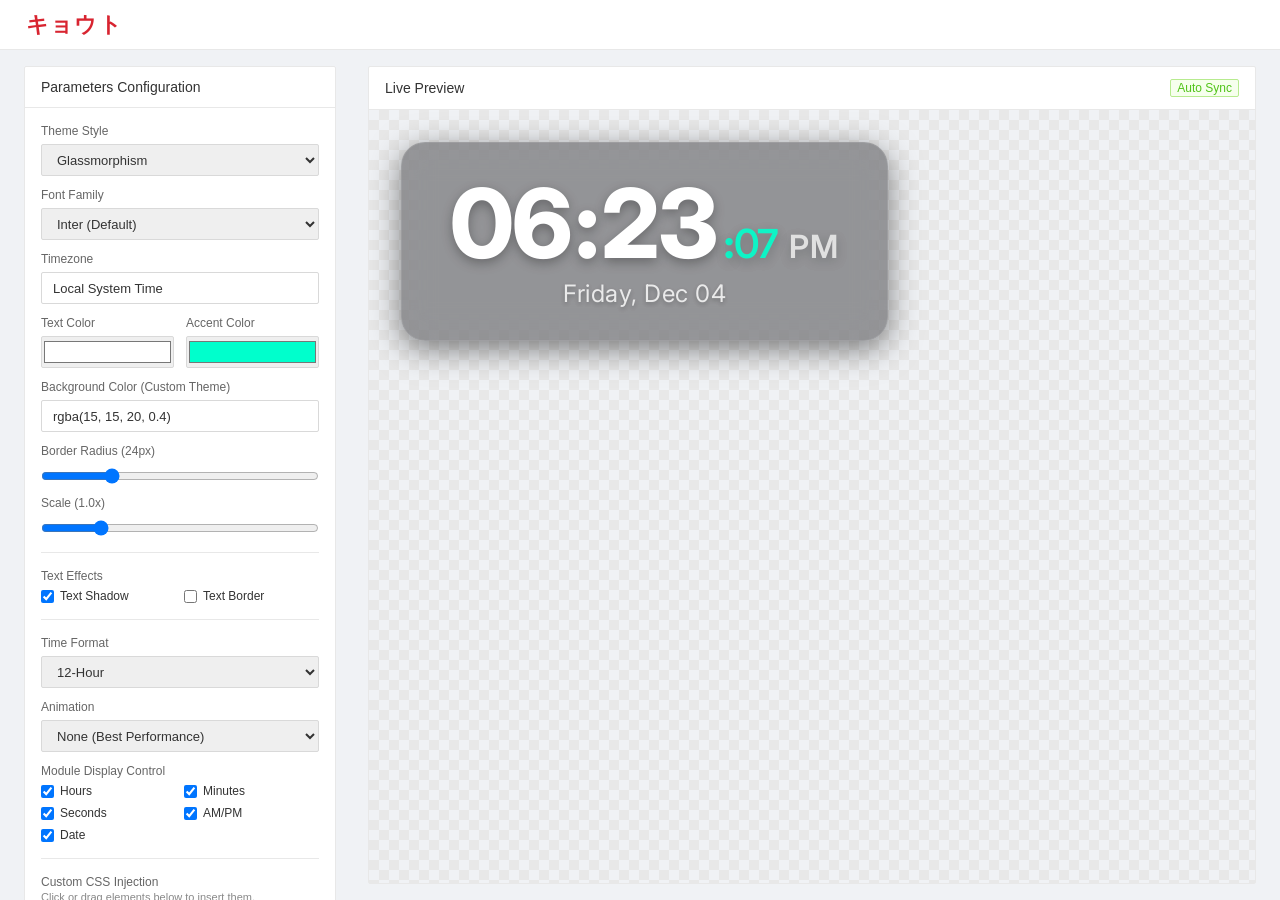
<file: index.html>
<!DOCTYPE html>
<html lang="en">
<head>
<meta charset="UTF-8">
<meta name="viewport" content="width=device-width, initial-scale=1.0">
<title>Kyoto Console - OBS Widget Management</title>
<link href="https://fonts.googleapis.com/css2?family=Inter:wght@400;600&display=swap" rel="stylesheet">
<link rel="stylesheet" href="dashboard.css">
</head>
<body>
<div class="portal-layout">
    <header class="top-nav">
        <div class="nav-left">
            <div class="logo"><img src="logo.svg" alt="Kyoto"></div>
        </div>
    </header>

    <div class="main-body">
        <main class="content-area">
            <div class="config-panel">
                <div class="panel-left">
                    <div class="card">
                        <div class="card-header">Parameters Configuration</div>
                        <div class="card-body">
                            <form class="dense-form">
                                <div class="form-item">
                                    <label for="theme">Theme Style</label>
                                    <select id="theme">
                                        <option value="glass">Glassmorphism</option>
                                        <option value="neon">Cyberpunk (Neon)</option>
                                        <option value="minimal">Minimal White</option>
                                        <option value="custom">Custom Solid Color</option>
                                    </select>
                                </div>
                                <div class="form-item">
                                    <label for="font">Font Family</label>
                                    <select id="font">
                                        <option value="Inter">Inter (Default)</option>
                                        <option value="Outfit">Outfit</option>
                                        <option value="Roboto Mono">Roboto Mono</option>
                                        <option value="Space Grotesk">Space Grotesk</option>
                                        <option value="Montserrat">Montserrat</option>
                                        <option value="Playfair Display">Playfair Display</option>
                                        <option value="Bebas Neue">Bebas Neue</option>
                                        <option value="Poppins">Poppins</option>
                                        <option value="Orbitron">Orbitron (Sci-Fi)</option>
                                        <option value="Anton">Anton (Bold)</option>
                                        <option value="Noto Sans JP">Noto Sans JP (Japanese)</option>
                                    </select>
                                </div>
                                <div class="form-item">
                                    <label for="timezone">Timezone</label>
                                    <input type="text" id="timezone" list="timezone-list" value="Local System Time" autocomplete="off" placeholder="e.g. Asia/Tokyo">
                                    <datalist id="timezone-list">
                                        <option value="Local System Time"></option>
                                    </datalist>
                                </div>
                                <div class="form-row">
                                    <div class="form-item">
                                        <label for="color">Text Color</label>
                                        <input type="color" id="color" value="#ffffff">
                                    </div>
                                    <div class="form-item">
                                        <label for="accent">Accent Color</label>
                                        <input type="color" id="accent" value="#00ffcc">
                                    </div>
                                </div>
                                <div class="form-item">
                                    <label for="bg">Background Color (Custom Theme)</label>
                                    <input type="text" id="bg" value="rgba(15, 15, 20, 0.4)">
                                </div>
                                <div class="form-item">
                                    <label>Border Radius (<span id="borderRadius-val">24px</span>)</label>
                                    <input type="range" id="borderRadius" min="0" max="100" value="24">
                                </div>
                                <div class="form-item">
                                    <label>Scale (<span id="scale-val">1.0x</span>)</label>
                                    <input type="range" id="scale" min="0.5" max="3" step="0.1" value="1">
                                </div>

                                <div class="divider"></div>
                                
                                <div class="form-item">
                                    <label>Text Effects</label>
                                    <div class="checkbox-grid">
                                        <label><input type="checkbox" id="textShadow" checked> Text Shadow</label>
                                        <label><input type="checkbox" id="textBorder"> Text Border</label>
                                    </div>
                                </div>
                                <div class="form-row" id="border-settings" style="display: none;">
                                    <div class="form-item">
                                        <label>Border Size (<span id="textBorderSize-val">1px</span>)</label>
                                        <input type="range" id="textBorderSize" min="1" max="10" value="1">
                                    </div>
                                    <div class="form-item">
                                        <label for="textBorderColor">Border Color</label>
                                        <input type="color" id="textBorderColor" value="#000000">
                                    </div>
                                </div>
                                
                                <div class="divider"></div>

                                <div class="form-item">
                                    <label for="format">Time Format</label>
                                    <select id="format">
                                        <option value="12">12-Hour</option>
                                        <option value="24">24-Hour</option>
                                    </select>
                                </div>
                                <div class="form-item">
                                    <label for="animation">Animation</label>
                                    <select id="animation">
                                        <option value="none">None (Best Performance)</option>
                                        <option value="flip">3D Flip</option>
                                        <option value="slide">Smooth Slide</option>
                                    </select>
                                </div>
                                <div class="form-item">
                                    <label>Module Display Control</label>
                                    <div class="checkbox-grid">
                                        <label><input type="checkbox" id="showHours" checked> Hours</label>
                                        <label><input type="checkbox" id="showMinutes" checked> Minutes</label>
                                        <label><input type="checkbox" id="showSeconds" checked> Seconds</label>
                                        <label><input type="checkbox" id="showAmPm" checked> AM/PM</label>
                                        <label><input type="checkbox" id="showDate" checked> Date</label>
                                    </div>
                                </div>
                                
                                <div class="divider"></div>

                                <div class="form-item">
                                    <label>Custom CSS Injection</label>
                                    <p class="help-text">Click or drag elements below to insert them.</p>
                                    <div class="css-chips" id="css-chips">
                                        <span class="chip" draggable="true" data-selector="#clock-container" title="The main wrapper containing the entire overlay">#clock-container (Main Wrapper)</span>
                                        <span class="chip" draggable="true" data-selector=".time-display" title="The wrapper around the time digits">.time-display (Time Wrapper)</span>
                                        <span class="chip" draggable="true" data-selector="#hours" title="The hours text">#hours (Hours)</span>
                                        <span class="chip" draggable="true" data-selector="#minutes" title="The minutes text">#minutes (Minutes)</span>
                                        <span class="chip" draggable="true" data-selector="#seconds" title="The seconds text">#seconds (Seconds)</span>
                                        <span class="chip" draggable="true" data-selector=".ampm" title="The AM/PM indicator">.ampm (AM/PM)</span>
                                        <span class="chip" draggable="true" data-selector=".separator" title="The colon separators">.separator (Colons)</span>
                                        <span class="chip" draggable="true" data-selector=".date-display" title="The wrapper around the date">.date-display (Date Wrapper)</span>
                                    </div>
                                    <textarea id="customCss" class="css-textarea" placeholder="/* Write your custom CSS here... */" rows="6"></textarea>
                                </div>
                            </form>
                        </div>
                    </div>
                    
                    <div class="action-bar">
                        <input type="text" id="generated-url" readonly class="url-input">
                        <button id="copy-btn" class="btn-primary">Generate & Copy URL</button>
                        <div class="config-actions">
                            <button id="export-btn" class="btn-secondary">Export Config (.txt)</button>
                            <button id="import-btn" class="btn-secondary">Import Config</button>
                            <input type="file" id="import-file" accept=".txt" style="display: none;">
                        </div>
                    </div>
                </div>

                <div class="panel-right">
                    <div class="card preview-card">
                        <div class="card-header">Live Preview <span class="refresh-tip">Auto Sync</span></div>
                        <div class="card-body iframe-container">
                            <iframe id="preview-frame" src="clock.html"></iframe>
                        </div>
                    </div>
                </div>
            </div>
        </main>
    </div>
</div>
<script src="dashboard.js"></script>
</body>
</html>
</file>
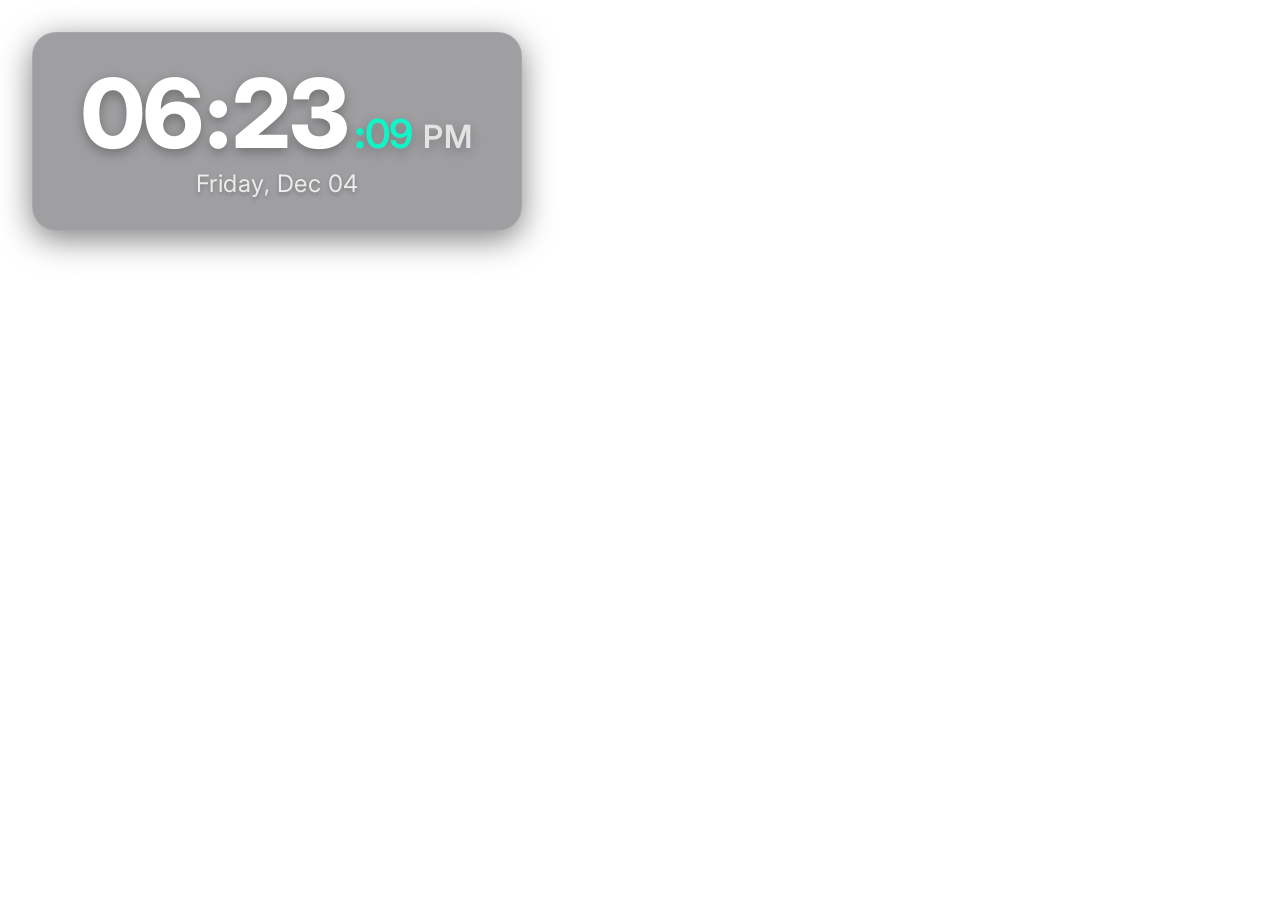
<file: clock.html>
<!DOCTYPE html>
<html lang="en">
<head>
<meta charset="UTF-8">
<meta name="viewport" content="width=device-width, initial-scale=1.0">
<title>Kyoto Clock Source</title>
<link rel="preconnect" href="https://fonts.googleapis.com">
<link rel="preconnect" href="https://fonts.gstatic.com" crossorigin>
<link href="https://fonts.googleapis.com/css2?family=Inter:wght@300;400;600;800&family=Outfit:wght@300;400;600;800&family=Roboto+Mono:wght@300;400;600;800&family=Space+Grotesk:wght@300;400;600;700&family=Montserrat:wght@300;400;600;800&family=Playfair+Display:wght@400;600;800&family=Bebas+Neue&family=Poppins:wght@300;400;600;800&family=Orbitron:wght@400;600;800&family=Anton&family=Noto+Sans+JP:wght@300;400;600;800&display=swap" rel="stylesheet">
<link rel="stylesheet" href="clock.css">
</head>
<body>
<main id="clock-container" class="clock-container">
    <div id="time-display" class="time-display">
        <span id="hours-container"><span id="hours">00</span><span id="sep-hm" class="separator">:</span></span>
        <span id="minutes-container"><span id="minutes">00</span></span>
        <span id="seconds-container"><span id="sep-ms" class="separator">:</span><span id="seconds" class="seconds">00</span></span>
        <span id="ampm" class="ampm">AM</span>
    </div>
    <div id="date-display" class="date-display">
        <span id="day-name">Monday</span>, <span id="month">Jan</span> <span id="day-number">01</span>
    </div>
</main>
<script src="clock.js"></script>
</body>
</html>
</file>
<file: dashboard.css>
* {
    box-sizing: border-box;
    margin: 0;
    padding: 0;
}

body {
    font-family: -apple-system, BlinkMacSystemFont, "Segoe UI", Roboto, "Helvetica Neue", Arial, "Noto Sans", sans-serif, "Apple Color Emoji", "Segoe UI Emoji", "Segoe UI Symbol", "Noto Color Emoji";
    font-size: 14px;
    background-color: #f0f2f5;
    color: #333;
    height: 100vh;
    overflow: hidden;
}

.portal-layout {
    display: flex;
    flex-direction: column;
    height: 100%;
}

/* Header */
.top-nav {
    height: 50px;
    background: #ffffff;
    display: flex;
    justify-content: space-between;
    align-items: center;
    padding: 0 20px;
    color: #333;
    border-bottom: 1px solid #e8e8e8;
    z-index: 10;
}

.nav-left, .nav-right {
    display: flex;
    align-items: center;
}

.logo {
    display: flex;
    align-items: center;
}

.logo img {
    height: 36px;
}

/* Main Body */
.main-body {
    display: flex;
    flex: 1;
    overflow: hidden;
}

/* Content Area */
.content-area {
    flex: 1;
    padding: 16px 24px 0 24px;
    overflow: hidden;
}

.config-panel {
    display: flex;
    gap: 24px;
    height: 100%;
}

.panel-left {
    flex: 0 0 320px;
    display: flex;
    flex-direction: column;
    gap: 16px;
    overflow-y: auto;
    padding-bottom: 16px;
    padding-right: 8px;
}

.panel-right {
    flex: 1;
    display: flex;
    flex-direction: column;
    padding-bottom: 16px;
}

.card {
    background: #fff;
    border-radius: 2px;
    border: 1px solid #e8e8e8;
    display: flex;
    flex-direction: column;
}

.card-header {
    padding: 12px 16px;
    border-bottom: 1px solid #e8e8e8;
    font-weight: 500;
    font-size: 14px;
    display: flex;
    justify-content: space-between;
    align-items: center;
}

.refresh-tip {
    font-size: 12px;
    color: #52c41a;
    background: #f6ffed;
    border: 1px solid #b7eb8f;
    padding: 1px 6px;
    border-radius: 2px;
}

.card-body {
    padding: 16px;
    flex: 1;
    overflow-y: auto;
}

/* Forms */
.dense-form {
    display: flex;
    flex-direction: column;
    gap: 12px;
}

.form-item {
    display: flex;
    flex-direction: column;
    gap: 6px;
}

.form-row {
    display: flex;
    gap: 12px;
}

.form-row .form-item {
    flex: 1;
}

.form-item label {
    font-size: 12px;
    color: #666;
}

.form-item select, .form-item input[type="text"] {
    width: 100%;
    padding: 4px 11px;
    height: 32px;
    border: 1px solid #d9d9d9;
    border-radius: 2px;
    font-size: 13px;
    color: #333;
    transition: all 0.3s;
}

.form-item select:focus, .form-item input[type="text"]:focus {
    border-color: #d82430;
    box-shadow: 0 0 0 2px rgba(216,36,48,0.2);
    outline: none;
}

.form-item input[type="color"] {
    width: 100%;
    height: 32px;
    border: 1px solid #d9d9d9;
    border-radius: 2px;
    padding: 0;
    cursor: pointer;
}

.form-item input[type="range"] {
    width: 100%;
    margin-top: 4px;
}

.divider {
    height: 1px;
    background: #e8e8e8;
    margin: 4px 0;
}

.checkbox-grid {
    display: grid;
    grid-template-columns: 1fr 1fr;
    gap: 8px;
}

.checkbox-grid label {
    display: flex;
    align-items: center;
    gap: 6px;
    font-size: 12px;
    color: #333;
    cursor: pointer;
}

.checkbox-grid input[type="checkbox"] {
    cursor: pointer;
}

/* Action Bar */
.action-bar {
    background: #fff;
    border: 1px solid #e8e8e8;
    border-radius: 2px;
    padding: 16px;
    display: flex;
    flex-direction: column;
    gap: 12px;
}

.url-input {
    width: 100%;
    padding: 4px 11px;
    height: 32px;
    border: 1px solid #d9d9d9;
    border-radius: 2px;
    font-size: 12px;
    color: #666;
    background: #f5f5f5;
}

.btn-primary {
    width: 100%;
    height: 36px;
    background: #d82430;
    color: #fff;
    border: none;
    border-radius: 2px;
    font-size: 14px;
    font-weight: 500;
    cursor: pointer;
    transition: all 0.3s;
    box-shadow: 0 2px 0 rgba(0,0,0,0.045);
}

.btn-primary:hover {
    background: #e8444f;
}

.btn-primary.copied {
    background: #52c41a;
    box-shadow: none;
}

.config-actions {
    display: flex;
    gap: 8px;
    margin-top: 8px;
}

.btn-secondary {
    flex: 1;
    height: 32px;
    background: #fff;
    color: #333;
    border: 1px solid #d9d9d9;
    border-radius: 2px;
    font-size: 12px;
    cursor: pointer;
    transition: all 0.3s;
}

.btn-secondary:hover {
    color: #d82430;
    border-color: #d82430;
}

.help-text {
    font-size: 11px;
    color: #888;
    margin-bottom: 8px;
    margin-top: -4px;
}

.css-chips {
    display: flex;
    flex-wrap: wrap;
    gap: 6px;
    margin-bottom: 8px;
}

.chip {
    font-size: 11px;
    font-family: monospace;
    background: #f0f0f0;
    color: #333;
    padding: 3px 6px;
    border-radius: 4px;
    border: 1px solid #d9d9d9;
    cursor: grab;
    user-select: none;
    transition: all 0.2s;
}

.chip:hover {
    background: #fde8e8;
    border-color: #f8b4b4;
    color: #d82430;
}

.chip:active {
    cursor: grabbing;
}

.css-textarea {
    width: 100%;
    font-family: 'Roboto Mono', monospace;
    font-size: 12px;
    padding: 8px;
    border: 1px solid #d9d9d9;
    border-radius: 4px;
    resize: vertical;
    background: #fafafa;
    color: #333;
    outline: none;
    box-sizing: border-box;
}

.css-textarea:focus {
    border-color: #d82430;
    background: #fff;
    box-shadow: 0 0 0 2px rgba(216,36,48,0.2);
}

/* iframe area */
.preview-card {
    height: 100%;
}

.iframe-container {
    padding: 0;
    background: #f0f2f5;
    background-image: linear-gradient(45deg, #e8e8e8 25%, transparent 25%, transparent 75%, #e8e8e8 75%, #e8e8e8), linear-gradient(45deg, #e8e8e8 25%, transparent 25%, transparent 75%, #e8e8e8 75%, #e8e8e8);
    background-size: 20px 20px;
    background-position: 0 0, 10px 10px;
}

iframe {
    width: 100%;
    height: 100%;
    border: none;
}
</file>
<file: clock.css>
:root {
    --bg-color: rgba(15, 15, 20, 0.4);
    --text-color: #ffffff;
    --accent-color: #00ffcc;
    --font-family: 'Inter', sans-serif;
    --blur-amount: 16px;
    --border-color: rgba(255, 255, 255, 0.1);
    --shadow-color: rgba(0, 0, 0, 0.5);
    --scale: 1;
    --border-radius: 24px;
}

* {
    box-sizing: border-box;
    margin: 0;
    padding: 0;
}

body {
    background: transparent;
    color: var(--text-color);
    font-family: var(--font-family);
    display: flex;
    justify-content: flex-start;
    align-items: flex-start;
    min-height: 100vh;
    overflow: hidden;
}

.clock-container {
    background: var(--bg-color);
    backdrop-filter: blur(var(--blur-amount));
    -webkit-backdrop-filter: blur(var(--blur-amount));
    border: 1px solid var(--border-color);
    border-radius: var(--border-radius);
    padding: 32px 48px;
    margin: 32px;
    display: flex;
    flex-direction: column;
    align-items: center;
    box-shadow: 0 8px 32px var(--shadow-color);
    transform: scale(var(--scale));
    transform-origin: top left;
    transition: all 0.3s ease;
    opacity: 0;
    animation: fade-in 1s cubic-bezier(0.16, 1, 0.3, 1) forwards;
}

.time-display {
    font-size: 6rem;
    font-weight: 800;
    line-height: 1;
    display: flex;
    align-items: baseline;
    letter-spacing: -2px;
    text-shadow: var(--text-shadow, 0 4px 12px rgba(0,0,0,0.3));
    -webkit-text-stroke: var(--text-border-size, 0px) var(--text-border-color, transparent);
}

.time-display span {
    display: inline-block;
    transition: transform 0.15s cubic-bezier(0.175, 0.885, 0.32, 1.275);
}

.time-display .seconds {
    font-size: 2.5rem;
    font-weight: 600;
    color: var(--accent-color);
    opacity: 0.9;
}

.separator {
    margin: 0 4px;
    animation: pulse 2s infinite;
}

#sep-ms {
    font-size: 2.5rem;
    margin-left: 8px;
    margin-right: 2px;
    color: var(--accent-color);
    opacity: 0.9;
}

.time-display .ampm {
    font-size: 2rem;
    font-weight: 600;
    margin-left: 12px;
    text-transform: uppercase;
    letter-spacing: 1px;
    opacity: 0.7;
}

.date-display {
    margin-top: 8px;
    font-size: 1.5rem;
    font-weight: 400;
    letter-spacing: 0.5px;
    opacity: 0.8;
    text-shadow: var(--text-shadow, 0 2px 4px rgba(0,0,0,0.3));
    -webkit-text-stroke: var(--text-border-size, 0px) var(--text-border-color, transparent);
    color: var(--text-color);
}

@keyframes pulse {
    0%, 100% { opacity: 1; }
    50% { opacity: 0.3; }
}

@keyframes fade-in {
    0% {
        opacity: 0;
        transform: scale(0.95) translateY(20px);
    }
    100% {
        opacity: 1;
        transform: scale(var(--scale)) translateY(0);
    }
}

.theme-neon {
    --bg-color: rgba(10, 10, 10, 0.7);
    --border-color: var(--accent-color);
    --shadow-color: var(--accent-color);
    box-shadow: 0 0 20px var(--shadow-color), inset 0 0 10px var(--shadow-color);
    --text-shadow: 0 0 8px var(--accent-color);
}

.theme-minimal {
    --bg-color: transparent;
    --border-color: transparent;
    --shadow-color: transparent;
    backdrop-filter: none;
    -webkit-backdrop-filter: none;
    box-shadow: none;
    padding: 0;
}

.anim-flip {
    animation: flip 0.3s cubic-bezier(0.455, 0.03, 0.515, 0.955);
}

.anim-slide {
    animation: slide-up 0.3s cubic-bezier(0.215, 0.61, 0.355, 1);
}

@keyframes flip {
    0% { transform: rotateX(-90deg); opacity: 0; }
    100% { transform: rotateX(0); opacity: 1; }
}

@keyframes slide-up {
    0% { transform: translateY(20px); opacity: 0; }
    100% { transform: translateY(0); opacity: 1; }
}
</file>
